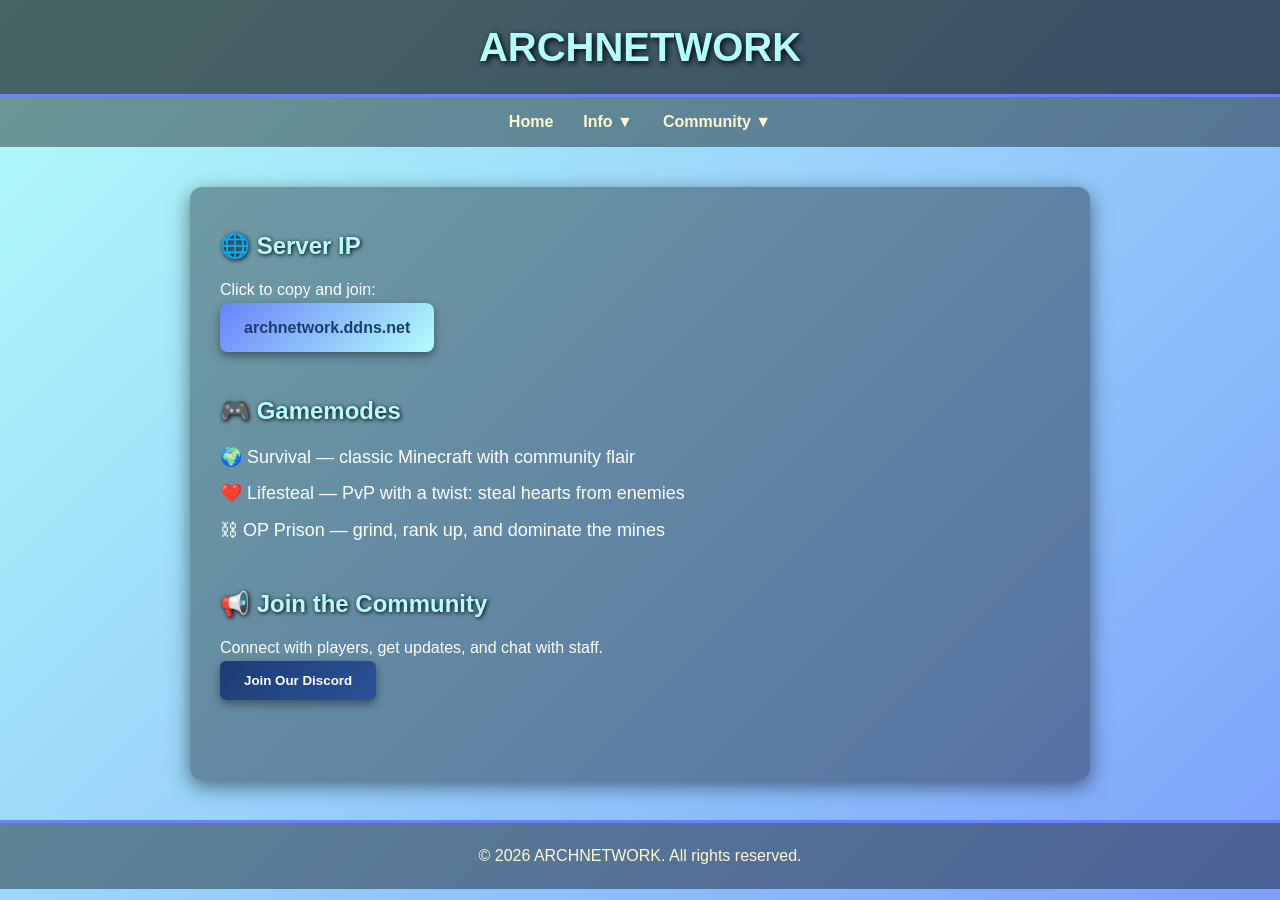
<file: index.html>
<!DOCTYPE html>
<html lang="en">
<head>
  <meta charset="UTF-8" />
  <meta name="viewport" content="width=device-width, initial-scale=1.0"/>
  <title>ARCHNETWORK - Home</title>
  <link rel="stylesheet" href="style.css" />
  <style>
    /* Top Bar */
    .topbar {
      background: rgba(0,0,0,0.6);
      padding: 15px;
      text-align: center;
      border-bottom: 3px solid #6a82fb;
      animation: fadeInDown 1s ease;
    }

    .topbar h1 {
      font-size: 40px;
      color: #b2fefa;
      text-shadow: 2px 2px 6px #000;
      margin: 0;
      animation: glowPulse 3s infinite;
    }

    /* Dropdown Nav */
    nav {
      display: flex;
      justify-content: center;
      gap: 30px;
      background: rgba(0,0,0,0.4);
      padding: 12px;
      position: sticky;
      top: 0;
      z-index: 1000;
      animation: fadeInUp 1s ease;
    }

    nav a {
      color: #fffacd;
      text-decoration: none;
      font-weight: bold;
      position: relative;
      transition: transform 0.3s ease, color 0.3s ease;
    }

    nav a:hover {
      color: #b2fefa;
      transform: translateY(-4px);
    }

    /* Dropdown container */
    .dropdown {
      position: relative;
      display: inline-block;
    }

    .dropdown-content {
      display: none;
      position: absolute;
      background: rgba(0,0,0,0.8);
      min-width: 160px;
      border-radius: 8px;
      box-shadow: 0 8px 16px rgba(0,0,0,0.5);
      animation: fadeIn 0.5s ease;
    }

    .dropdown-content a {
      color: #fff;
      padding: 12px 16px;
      text-decoration: none;
      display: block;
      transition: background 0.3s ease;
    }

    .dropdown-content a:hover {
      background: #6a82fb;
    }

    .dropdown:hover .dropdown-content {
      display: block;
    }

    /* Animations */
    @keyframes fadeInDown {
      from { opacity: 0; transform: translateY(-20px); }
      to { opacity: 1; transform: translateY(0); }
    }

    @keyframes fadeInUp {
      from { opacity: 0; transform: translateY(20px); }
      to { opacity: 1; transform: translateY(0); }
    }

    @keyframes fadeIn {
      from { opacity: 0; }
      to { opacity: 1; }
    }

    @keyframes glowPulse {
      0% { text-shadow: 0 0 10px #6a82fb; }
      50% { text-shadow: 0 0 20px #b2fefa; }
      100% { text-shadow: 0 0 10px #6a82fb; }
    }

    /* Main Content */
    main {
      max-width: 900px;
      margin: 40px auto;
      padding: 40px 30px;
      background: rgba(0,0,0,0.35);
      border-radius: 12px;
      box-shadow: 0 6px 20px rgba(0,0,0,0.5);
      animation: fadeIn 1.5s ease;
    }

    h2 {
      color: #b2fefa;
      margin-bottom: 12px;
      text-shadow: 1px 1px 4px #000;
    }

    .ip-box {
      background: linear-gradient(135deg, #6a82fb, #b2fefa);
      color: #1e3c72;
      padding: 12px 24px;
      border-radius: 8px;
      font-weight: bold;
      display: inline-block;
      cursor: pointer;
      transition: transform 0.2s ease, box-shadow 0.3s ease;
      box-shadow: 0 4px 10px rgba(0,0,0,0.4);
    }

    .ip-box:hover {
      transform: translateY(-4px);
      box-shadow: 0 6px 14px rgba(0,0,0,0.6);
    }

    button {
      background: linear-gradient(135deg, #1e3c72, #2a5298);
      color: #fff;
      border: none;
      padding: 12px 24px;
      font-weight: bold;
      border-radius: 6px;
      cursor: pointer;
      transition: transform 0.2s ease, background-color 0.3s ease, box-shadow 0.3s ease;
      box-shadow: 0 4px 10px rgba(0,0,0,0.4);
    }

    button:hover {
      background: linear-gradient(135deg, #6a82fb, #b2fefa);
      color: #1e3c72;
      transform: translateY(-4px);
      box-shadow: 0 6px 14px rgba(0,0,0,0.6);
    }

    footer {
      text-align: center;
      padding: 20px;
      background-color: rgba(0,0,0,0.4);
      color: #fffacd;
      margin-top: 40px;
      border-top: 3px solid #6a82fb;
    }
  </style>
</head>
<body>
  <!-- Server Name at Top -->
  <div class="topbar">
    <h1>ARCHNETWORK</h1>
  </div>

  <!-- Dropdown Navigation -->
  <nav>
    <a href="index.html">Home</a>
    <div class="dropdown">
      <a href="#">Info ▼</a>
      <div class="dropdown-content">
        <a href="about.html">About</a>
        <a href="rules.html">Rules</a>
        <a href="staffs.html">Staff</a>
      </div>
    </div>
    <div class="dropdown">
      <a href="#">Community ▼</a>
      <div class="dropdown-content">
        <a href="support.html">Support</a>
        <a href="forums.html">Forums</a>
        <a href="store.html">Store</a>
      </div>
    </div>
  </nav>

  <!-- Main Content -->
  <main>
    <section>
      <h2>🌐 Server IP</h2>
      <p>Click to copy and join:</p>
      <div class="ip-box" onclick="copyIP()">archnetwork.ddns.net</div>
    </section>

    <section>
      <h2>🎮 Gamemodes</h2>
      <ul>
        <li>🌍 Survival — classic Minecraft with community flair</li>
        <li>❤️ Lifesteal — PvP with a twist: steal hearts from enemies</li>
        <li>⛓ OP Prison — grind, rank up, and dominate the mines</li>
      </ul>
    </section>

    <section>
      <h2>📢 Join the Community</h2>
      <p>Connect with players, get updates, and chat with staff.</p>
      <a href="https://discord.gg/eAcG5MAj7M" target="_blank">
        <button>Join Our Discord</button>
      </a>
    </section>
  </main>

  <footer>
    <p>&copy; 2026 ARCHNETWORK. All rights reserved.</p>
  </footer>

  <script>
    function copyIP() {
      navigator.clipboard.writeText("archnetwork.ddns.net");
      alert("Server IP copied to clipboard!");
    }
  </script>
</body>
</html>
</file>
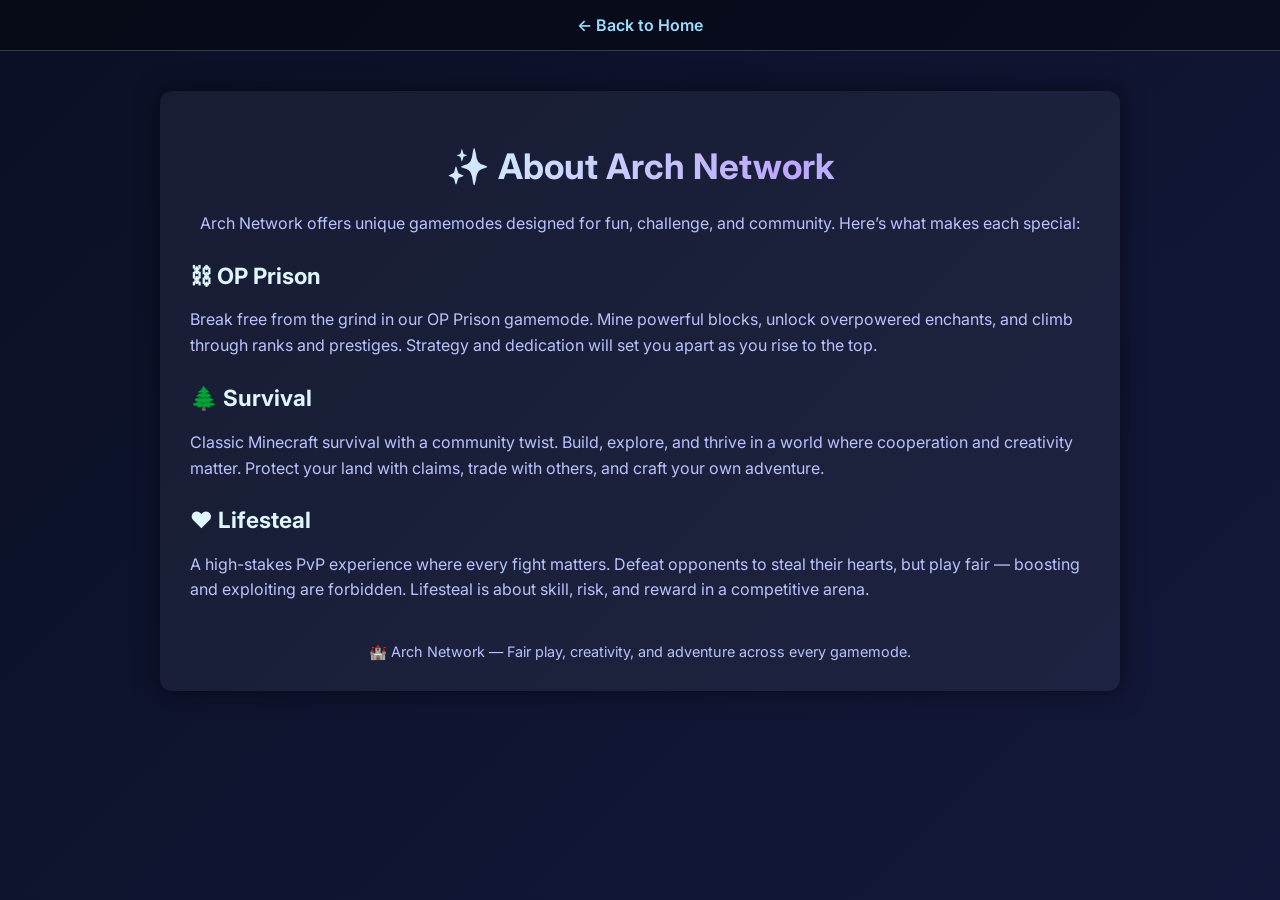
<file: about.html>
<!DOCTYPE html>
<html lang="en">
<head>
  <meta charset="UTF-8" />
  <meta name="viewport" content="width=device-width, initial-scale=1" />
  <title>Arch Network — About</title>
  <link href="https://fonts.googleapis.com/css2?family=Inter:wght@400;600;800&display=swap" rel="stylesheet">
  <style>
    body {
      margin: 0;
      font-family: 'Inter', sans-serif;
      color: #f0f4ff;
      background: linear-gradient(135deg, #0b1026, #1a1f4b, #3b1f6b);
      background-size: 400% 400%;
      animation: gradientShift 20s ease infinite;
    }
    @keyframes gradientShift {
      0% {background-position: 0% 50%;}
      50% {background-position: 100% 50%;}
      100% {background-position: 0% 50%;}
    }
    header {
      background: rgba(0,0,0,0.4);
      padding: 15px;
      text-align: center;
      border-bottom: 1px solid rgba(255,255,255,0.2);
    }
    header a {
      color: #9adfff;
      text-decoration: none;
      font-weight: 600;
    }
    main {
      max-width: 900px;
      margin: 40px auto;
      background: rgba(255,255,255,0.05);
      border-radius: 12px;
      padding: 30px;
      box-shadow: 0 0 25px rgba(0,0,0,0.5);
    }
    h1 {
      text-align: center;
      font-size: 2.2em;
      background: linear-gradient(90deg, #fff, #cfe7ff, #bfa7ff, #9adfff);
      -webkit-background-clip: text;
      -webkit-text-fill-color: transparent;
    }
    h2 {
      margin-top: 25px;
      font-size: 1.4em;
      color: #dff8ff;
    }
    p {
      color: #b9c3ff;
      line-height: 1.6;
    }
    footer {
      text-align: center;
      margin-top: 40px;
      font-size: 0.9em;
      color: #b9c3ff;
    }
  </style>
</head>
<body>
  <header>
    <a href="index.html">← Back to Home</a>
  </header>

  <main>
    <h1>✨ About Arch Network</h1>
    <p style="text-align:center;">Arch Network offers unique gamemodes designed for fun, challenge, and community. Here’s what makes each special:</p>

    <h2>⛓ OP Prison</h2>
    <p>Break free from the grind in our OP Prison gamemode. Mine powerful blocks, unlock overpowered enchants, and climb through ranks and prestiges. Strategy and dedication will set you apart as you rise to the top.</p>

    <h2>🌲 Survival</h2>
    <p>Classic Minecraft survival with a community twist. Build, explore, and thrive in a world where cooperation and creativity matter. Protect your land with claims, trade with others, and craft your own adventure.</p>

    <h2>❤️ Lifesteal</h2>
    <p>A high-stakes PvP experience where every fight matters. Defeat opponents to steal their hearts, but play fair — boosting and exploiting are forbidden. Lifesteal is about skill, risk, and reward in a competitive arena.</p>

    <footer>
      🏰 Arch Network — Fair play, creativity, and adventure across every gamemode.
    </footer>
  </main>
</body>
</html>
</file>
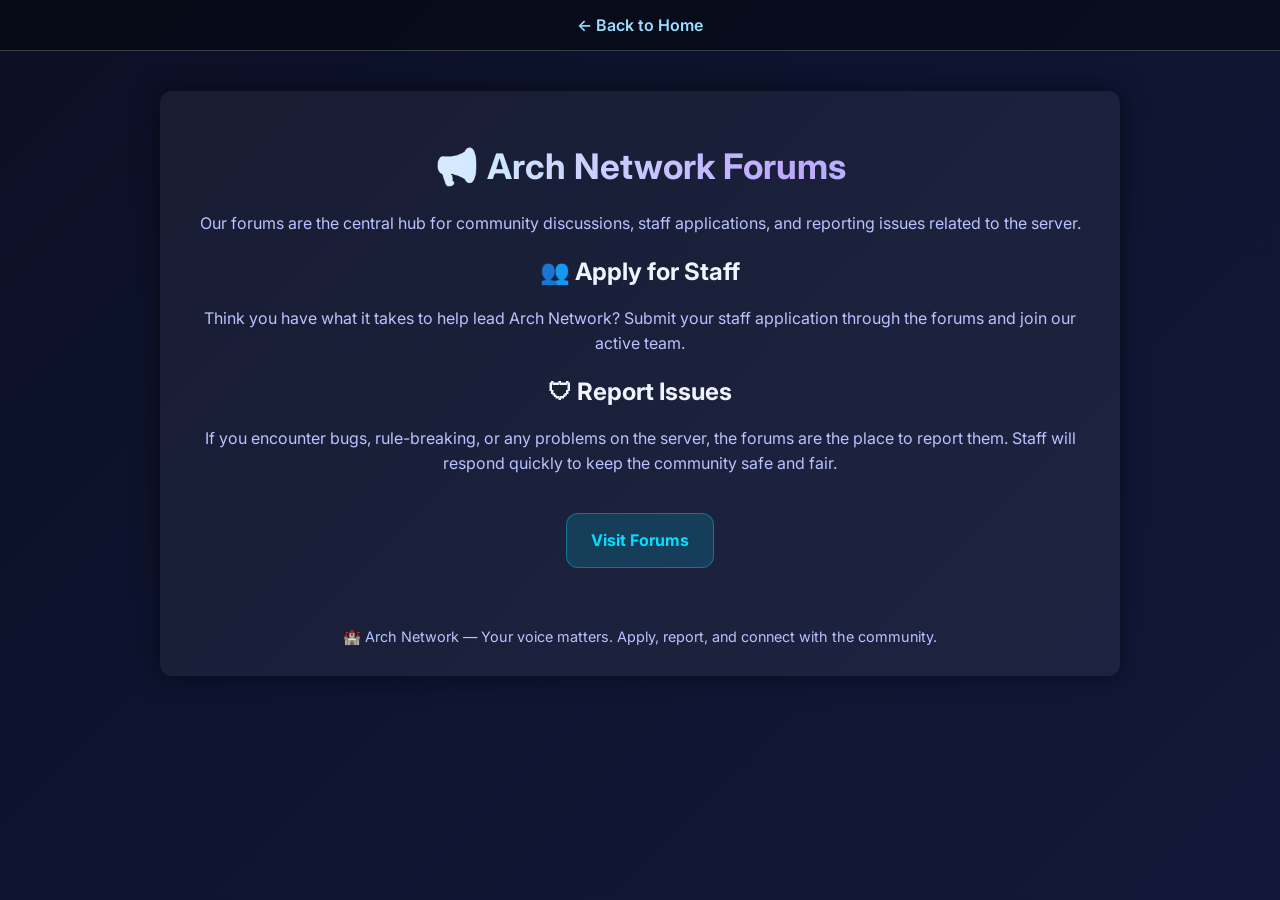
<file: forums.html>
<!DOCTYPE html>
<html lang="en">
<head>
  <meta charset="UTF-8" />
  <meta name="viewport" content="width=device-width, initial-scale=1" />
  <title>Arch Network — Forums</title>
  <link href="https://fonts.googleapis.com/css2?family=Inter:wght@400;600;800&display=swap" rel="stylesheet">
  <style>
    body {
      margin: 0;
      font-family: 'Inter', sans-serif;
      color: #f0f4ff;
      background: linear-gradient(135deg, #0b1026, #1a1f4b, #3b1f6b);
      background-size: 400% 400%;
      animation: gradientShift 20s ease infinite;
    }
    @keyframes gradientShift {
      0% {background-position: 0% 50%;}
      50% {background-position: 100% 50%;}
      100% {background-position: 0% 50%;}
    }
    header {
      background: rgba(0,0,0,0.4);
      padding: 15px;
      text-align: center;
      border-bottom: 1px solid rgba(255,255,255,0.2);
    }
    header a {
      color: #9adfff;
      text-decoration: none;
      font-weight: 600;
    }
    main {
      max-width: 900px;
      margin: 40px auto;
      background: rgba(255,255,255,0.05);
      border-radius: 12px;
      padding: 30px;
      box-shadow: 0 0 25px rgba(0,0,0,0.5);
      text-align: center;
    }
    h1 {
      font-size: 2.2em;
      background: linear-gradient(90deg, #fff, #cfe7ff, #bfa7ff, #9adfff);
      -webkit-background-clip: text;
      -webkit-text-fill-color: transparent;
    }
    p {
      color: #b9c3ff;
      line-height: 1.6;
    }
    .forum-link {
      display: inline-block;
      margin: 20px 0;
      padding: 14px 24px;
      background: rgba(0,224,255,0.15);
      border: 1px solid rgba(0,224,255,0.35);
      border-radius: 12px;
      color: #00e0ff;
      font-weight: 700;
      text-decoration: none;
      transition: transform 0.2s ease, background 0.2s ease;
    }
    .forum-link:hover {
      background: rgba(0,224,255,0.25);
      transform: translateY(-2px);
    }
    footer {
      margin-top: 40px;
      font-size: 0.9em;
      color: #b9c3ff;
    }
  </style>
</head>
<body>
  <header>
    <a href="index.html">← Back to Home</a>
  </header>

  <main>
    <h1>📢 Arch Network Forums</h1>
    <p>Our forums are the central hub for community discussions, staff applications, and reporting issues related to the server.</p>

    <h2>👥 Apply for Staff</h2>
    <p>Think you have what it takes to help lead Arch Network? Submit your staff application through the forums and join our active team.</p>

    <h2>🛡 Report Issues</h2>
    <p>If you encounter bugs, rule-breaking, or any problems on the server, the forums are the place to report them. Staff will respond quickly to keep the community safe and fair.</p>

    <p>
      <a class="forum-link" href="https://archnetwork.forumotion.me" target="_blank">Visit Forums</a>
    </p>

    <footer>
      🏰 Arch Network — Your voice matters. Apply, report, and connect with the community.
    </footer>
  </main>
</body>
</html>
</file>
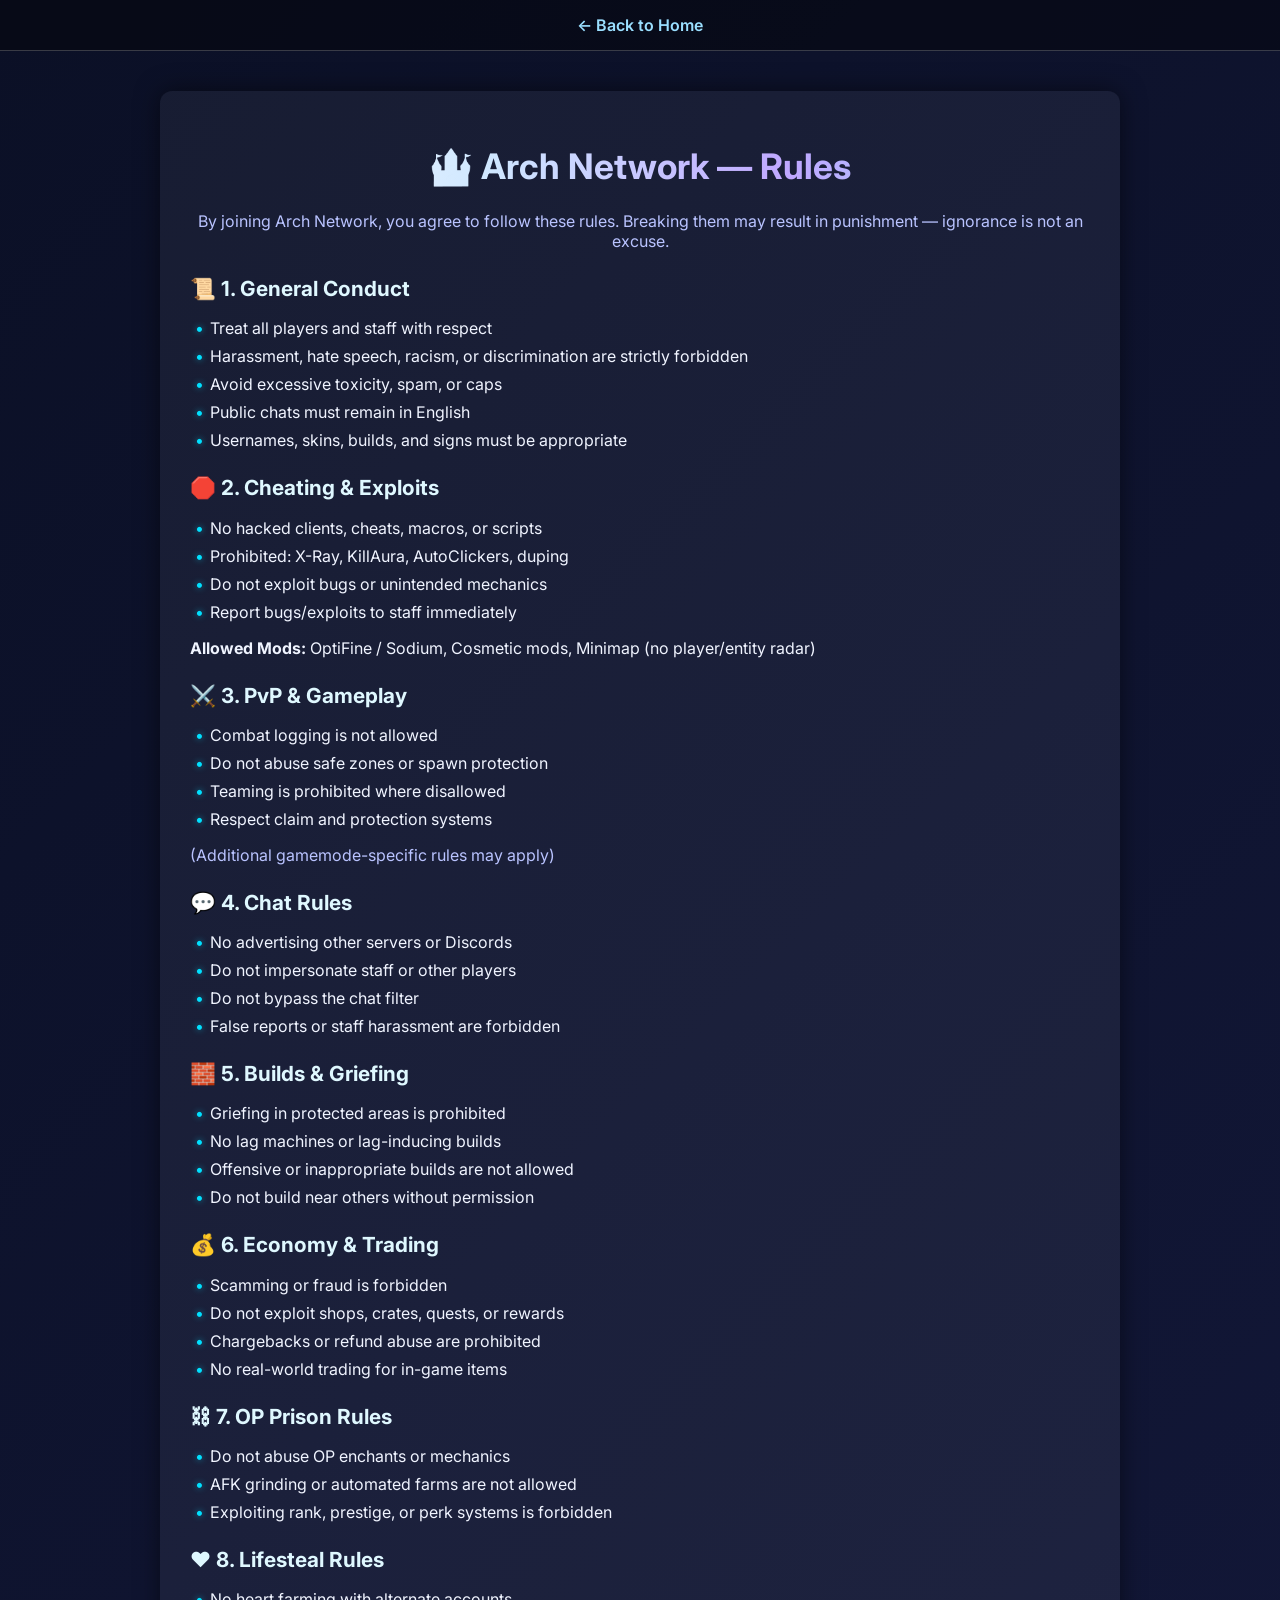
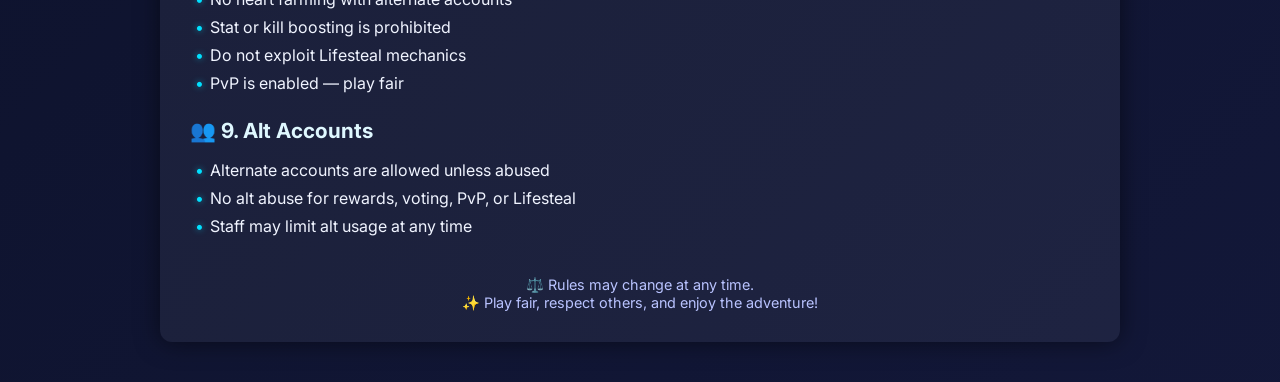
<file: rules.html>
<!DOCTYPE html>
<html lang="en">
<head>
  <meta charset="UTF-8" />
  <meta name="viewport" content="width=device-width, initial-scale=1" />
  <title>Arch Network — Rules</title>
  <link href="https://fonts.googleapis.com/css2?family=Inter:wght@400;600;800&display=swap" rel="stylesheet">
  <style>
    body {
      margin: 0;
      font-family: 'Inter', sans-serif;
      color: #f0f4ff;
      background: linear-gradient(135deg, #0b1026, #1a1f4b, #3b1f6b);
      background-size: 400% 400%;
      animation: gradientShift 20s ease infinite;
    }
    @keyframes gradientShift {
      0% {background-position: 0% 50%;}
      50% {background-position: 100% 50%;}
      100% {background-position: 0% 50%;}
    }
    header {
      background: rgba(0,0,0,0.4);
      padding: 15px;
      text-align: center;
      border-bottom: 1px solid rgba(255,255,255,0.2);
    }
    header a {
      color: #9adfff;
      text-decoration: none;
      font-weight: 600;
    }
    main {
      max-width: 900px;
      margin: 40px auto;
      background: rgba(255,255,255,0.05);
      border-radius: 12px;
      padding: 30px;
      box-shadow: 0 0 25px rgba(0,0,0,0.5);
    }
    h1 {
      text-align: center;
      font-size: 2.2em;
      background: linear-gradient(90deg, #fff, #cfe7ff, #bfa7ff, #9adfff);
      -webkit-background-clip: text;
      -webkit-text-fill-color: transparent;
    }
    h2 {
      margin-top: 25px;
      font-size: 1.3em;
      color: #dff8ff;
    }
    ul {
      list-style: none;
      padding-left: 20px;
    }
    ul li {
      margin: 8px 0;
      position: relative;
    }
    ul li::before {
      content: "•";
      position: absolute;
      left: -15px;
      color: #00e0ff;
      text-shadow: 0 0 6px rgba(0,224,255,0.6);
    }
    footer {
      text-align: center;
      margin-top: 40px;
      font-size: 0.9em;
      color: #b9c3ff;
    }
  </style>
</head>
<body>
  <header>
    <a href="index.html">← Back to Home</a>
  </header>

  <main>
    <h1>🏰 Arch Network — Rules</h1>
    <p style="text-align:center; color:#b9c3ff;">By joining Arch Network, you agree to follow these rules. Breaking them may result in punishment — ignorance is not an excuse.</p>

    <h2>📜 1. General Conduct</h2>
    <ul>
      <li>Treat all players and staff with respect</li>
      <li>Harassment, hate speech, racism, or discrimination are strictly forbidden</li>
      <li>Avoid excessive toxicity, spam, or caps</li>
      <li>Public chats must remain in English</li>
      <li>Usernames, skins, builds, and signs must be appropriate</li>
    </ul>

    <h2>🛑 2. Cheating & Exploits</h2>
    <ul>
      <li>No hacked clients, cheats, macros, or scripts</li>
      <li>Prohibited: X-Ray, KillAura, AutoClickers, duping</li>
      <li>Do not exploit bugs or unintended mechanics</li>
      <li>Report bugs/exploits to staff immediately</li>
    </ul>
    <p><strong>Allowed Mods:</strong> OptiFine / Sodium, Cosmetic mods, Minimap (no player/entity radar)</p>

    <h2>⚔️ 3. PvP & Gameplay</h2>
    <ul>
      <li>Combat logging is not allowed</li>
      <li>Do not abuse safe zones or spawn protection</li>
      <li>Teaming is prohibited where disallowed</li>
      <li>Respect claim and protection systems</li>
    </ul>
    <p style="color:#b9c3ff;">(Additional gamemode-specific rules may apply)</p>

    <h2>💬 4. Chat Rules</h2>
    <ul>
      <li>No advertising other servers or Discords</li>
      <li>Do not impersonate staff or other players</li>
      <li>Do not bypass the chat filter</li>
      <li>False reports or staff harassment are forbidden</li>
    </ul>

    <h2>🧱 5. Builds & Griefing</h2>
    <ul>
      <li>Griefing in protected areas is prohibited</li>
      <li>No lag machines or lag-inducing builds</li>
      <li>Offensive or inappropriate builds are not allowed</li>
      <li>Do not build near others without permission</li>
    </ul>

    <h2>💰 6. Economy & Trading</h2>
    <ul>
      <li>Scamming or fraud is forbidden</li>
      <li>Do not exploit shops, crates, quests, or rewards</li>
      <li>Chargebacks or refund abuse are prohibited</li>
      <li>No real-world trading for in-game items</li>
    </ul>

    <h2>⛓ 7. OP Prison Rules</h2>
    <ul>
      <li>Do not abuse OP enchants or mechanics</li>
      <li>AFK grinding or automated farms are not allowed</li>
      <li>Exploiting rank, prestige, or perk systems is forbidden</li>
    </ul>

    <h2>❤️ 8. Lifesteal Rules</h2>
    <ul>
      <li>No heart farming with alternate accounts</li>
      <li>Stat or kill boosting is prohibited</li>
      <li>Do not exploit Lifesteal mechanics</li>
      <li>PvP is enabled — play fair</li>
    </ul>

    <h2>👥 9. Alt Accounts</h2>
    <ul>
      <li>Alternate accounts are allowed unless abused</li>
      <li>No alt abuse for rewards, voting, PvP, or Lifesteal</li>
      <li>Staff may limit alt usage at any time</li>
    </ul>

    <footer>
      ⚖️ Rules may change at any time.<br>
      ✨ Play fair, respect others, and enjoy the adventure!
    </footer>
  </main>
</body>
</html>
</file>
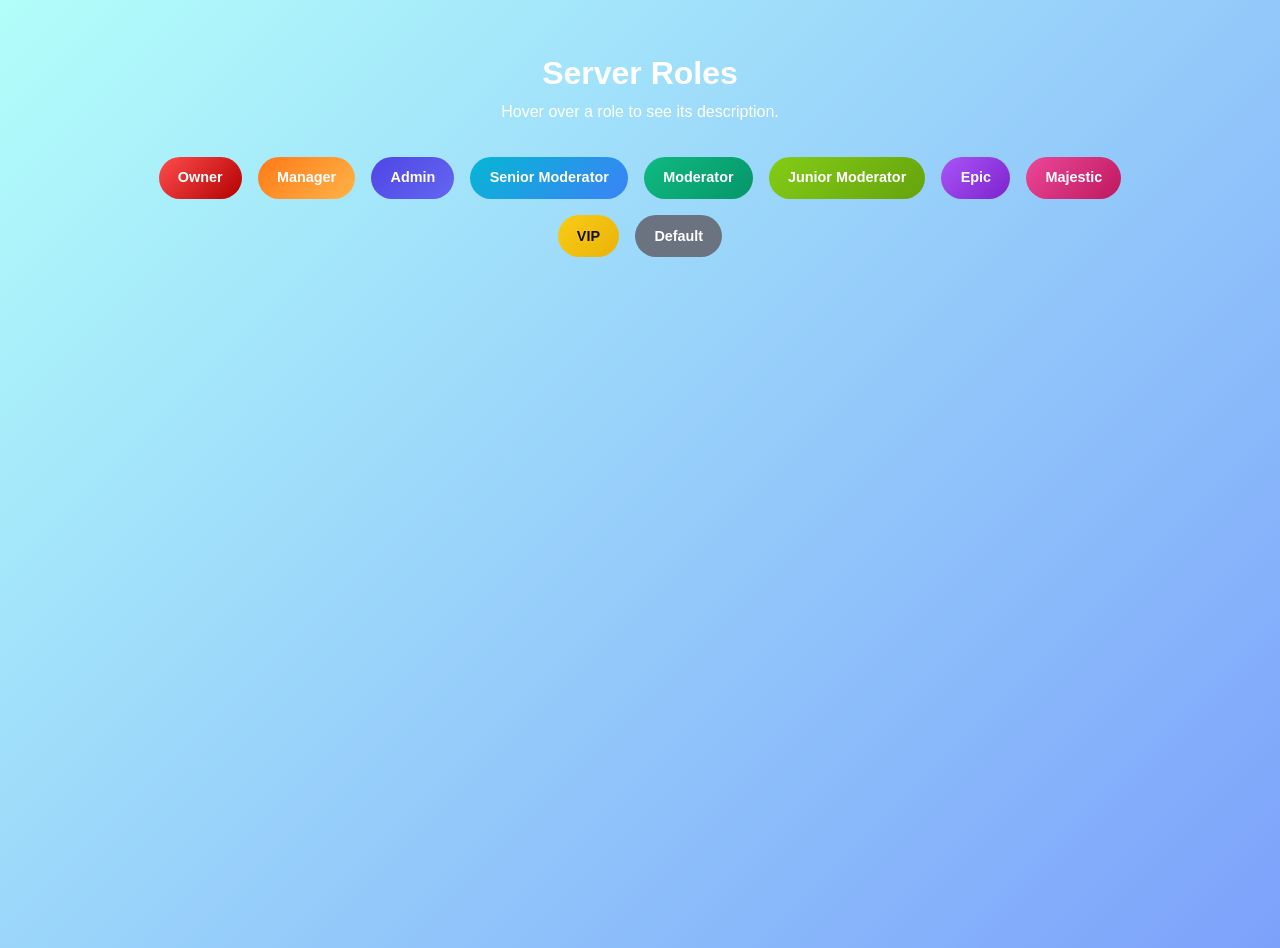
<file: staffs.html>
<!DOCTYPE html>
<html lang="en">
<head>
  <meta charset="UTF-8" />
  <meta name="viewport" content="width=device-width, initial-scale=1.0" />
  <title>Roles</title>
  <link rel="stylesheet" href="style.css" />
  <style>
    /* =========================================
       Roles Page Specific Styling
    ========================================= */

    .roles-wrapper {
      max-width: 1000px;
      margin: 3rem auto;
      text-align: center;
    }

    .roles-grid {
      display: flex;
      flex-wrap: wrap;
      justify-content: center;
      gap: 1rem;
      margin-top: 2rem;
    }

    .role-badge {
      position: relative;
      padding: 0.6rem 1.2rem;
      border-radius: 999px;
      font-weight: 600;
      cursor: pointer;
      transition: transform 200ms ease, box-shadow 200ms ease;
      color: white;
      font-size: 0.9rem;
    }

    .role-badge:hover {
      transform: translateY(-4px);
      box-shadow: 0 10px 25px rgba(0, 0, 0, 0.15);
    }

    /* Tooltip */
    .role-badge::after {
      content: attr(data-description);
      position: absolute;
      bottom: 130%;
      left: 50%;
      transform: translateX(-50%);
      background: #111827;
      color: white;
      padding: 0.6rem 0.8rem;
      border-radius: 8px;
      width: 220px;
      font-size: 0.8rem;
      opacity: 0;
      pointer-events: none;
      transition: opacity 200ms ease, transform 200ms ease;
    }

    .role-badge:hover::after {
      opacity: 1;
      transform: translateX(-50%) translateY(-6px);
    }

    /* Role Colors */

    .owner { background: linear-gradient(135deg, #ff4d4d, #b30000); }
    .manager { background: linear-gradient(135deg, #ff7a18, #ffb347); }
    .admin { background: linear-gradient(135deg, #4f46e5, #6366f1); }
    .senior-mod { background: linear-gradient(135deg, #06b6d4, #3b82f6); }
    .mod { background: linear-gradient(135deg, #10b981, #059669); }
    .junior-mod { background: linear-gradient(135deg, #84cc16, #65a30d); }

    .epic { background: linear-gradient(135deg, #a855f7, #7e22ce); }
    .majestic { background: linear-gradient(135deg, #ec4899, #be185d); }
    .vip { background: linear-gradient(135deg, #facc15, #eab308); color: #111; }
    .default { background: #6b7280; }

  </style>
</head>
<body>

  <div class="roles-wrapper">
    <h1>Server Roles</h1>
    <p>Hover over a role to see its description.</p>

    <div class="roles-grid">

      <!-- Staff Roles -->
      <div class="role-badge owner"
        data-description="Owner of the server. Full control over everything. Assists all staff members.">
        Owner
      </div>

      <div class="role-badge manager"
        data-description="Manages server operations and staff coordination. Staff assist each other.">
        Manager
      </div>

      <div class="role-badge admin"
        data-description="Handles administrative tasks, moderation, and enforcement. Staff assist each other.">
        Admin
      </div>

      <div class="role-badge senior-mod"
        data-description="Experienced moderator overseeing moderation team. Staff assist each other.">
        Senior Moderator
      </div>

      <div class="role-badge mod"
        data-description="Ensures rules are followed and assists members. Staff assist each other.">
        Moderator
      </div>

      <div class="role-badge junior-mod"
        data-description="Entry-level moderator learning moderation responsibilities. Staff assist each other.">
        Junior Moderator
      </div>

      <!-- Member Roles -->
      <div class="role-badge epic"
        data-description="Premium member with exclusive perks and cosmetic benefits.">
        Epic
      </div>

      <div class="role-badge majestic"
        data-description="High-tier premium member with enhanced perks.">
        Majestic
      </div>

      <div class="role-badge vip"
        data-description="VIP member with special chat color and minor perks.">
        VIP
      </div>

      <div class="role-badge default"
        data-description="Standard member role with basic access.">
        Default
      </div>

    </div>
  </div>

</body>
        </html>
</file>
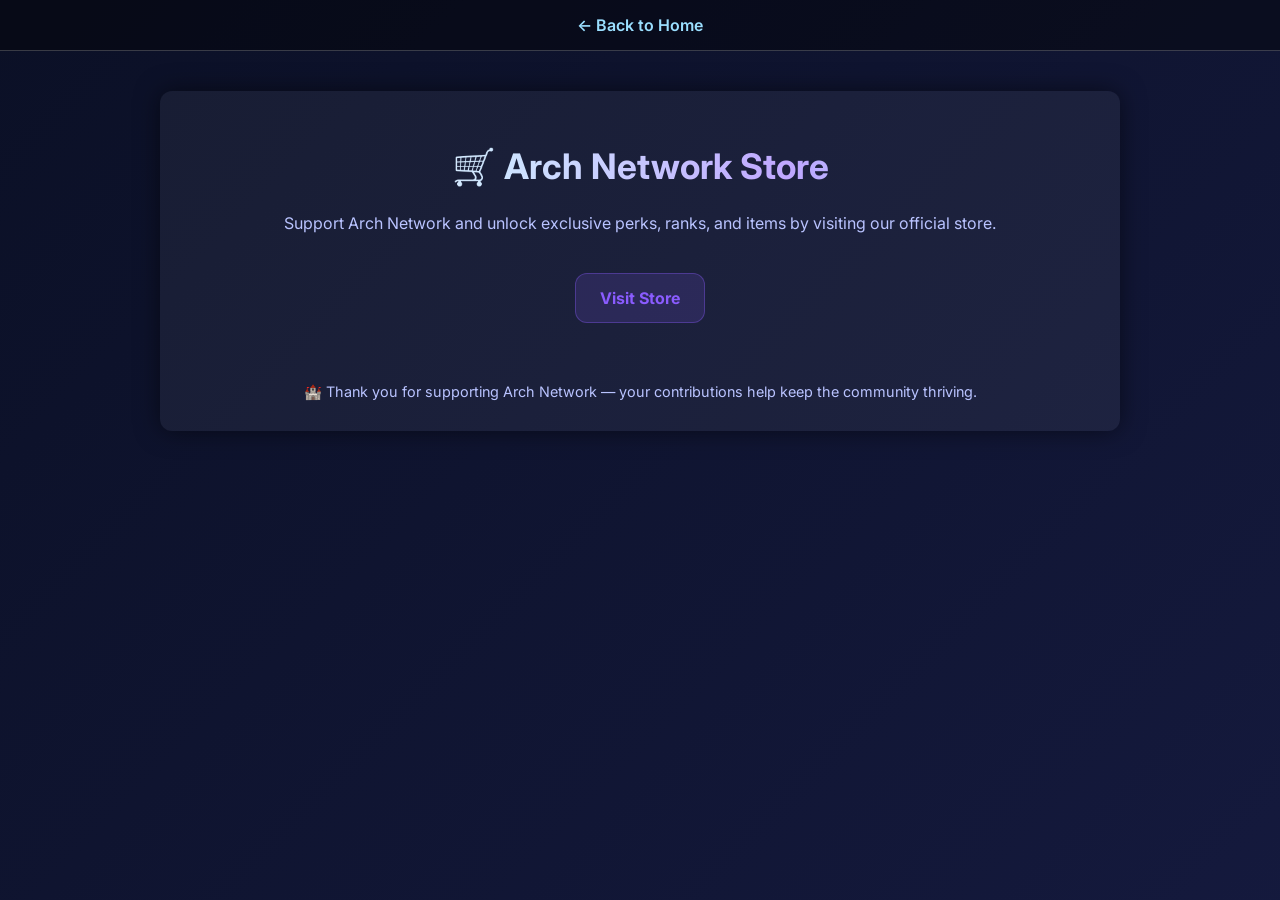
<file: store.html>
<!DOCTYPE html>
<html lang="en">
<head>
  <meta charset="UTF-8" />
  <meta name="viewport" content="width=device-width, initial-scale=1" />
  <title>Arch Network — Store</title>
  <link href="https://fonts.googleapis.com/css2?family=Inter:wght@400;600;800&display=swap" rel="stylesheet">
  <style>
    body {
      margin: 0;
      font-family: 'Inter', sans-serif;
      color: #f0f4ff;
      background: linear-gradient(135deg, #0b1026, #1a1f4b, #3b1f6b);
      background-size: 400% 400%;
      animation: gradientShift 20s ease infinite;
    }
    @keyframes gradientShift {
      0% {background-position: 0% 50%;}
      50% {background-position: 100% 50%;}
      100% {background-position: 0% 50%;}
    }
    header {
      background: rgba(0,0,0,0.4);
      padding: 15px;
      text-align: center;
      border-bottom: 1px solid rgba(255,255,255,0.2);
    }
    header a {
      color: #9adfff;
      text-decoration: none;
      font-weight: 600;
    }
    main {
      max-width: 900px;
      margin: 40px auto;
      background: rgba(255,255,255,0.05);
      border-radius: 12px;
      padding: 30px;
      box-shadow: 0 0 25px rgba(0,0,0,0.5);
      text-align: center;
    }
    h1 {
      font-size: 2.2em;
      background: linear-gradient(90deg, #fff, #cfe7ff, #bfa7ff, #9adfff);
      -webkit-background-clip: text;
      -webkit-text-fill-color: transparent;
    }
    p {
      color: #b9c3ff;
      line-height: 1.6;
    }
    .store-link {
      display: inline-block;
      margin: 20px 0;
      padding: 14px 24px;
      background: rgba(138,92,255,0.15);
      border: 1px solid rgba(138,92,255,0.35);
      border-radius: 12px;
      color: #8a5cff;
      font-weight: 700;
      text-decoration: none;
      transition: transform 0.2s ease, background 0.2s ease;
    }
    .store-link:hover {
      background: rgba(138,92,255,0.25);
      transform: translateY(-2px);
    }
    footer {
      margin-top: 40px;
      font-size: 0.9em;
      color: #b9c3ff;
    }
  </style>
</head>
<body>
  <header>
    <a href="index.html">← Back to Home</a>
  </header>

  <main>
    <h1>🛒 Arch Network Store</h1>
    <p>Support Arch Network and unlock exclusive perks, ranks, and items by visiting our official store.</p>
    <a class="store-link" href="https://archnetwork.base44.app/Store" target="_blank">Visit Store</a>
    <footer>
      🏰 Thank you for supporting Arch Network — your contributions help keep the community thriving.
    </footer>
  </main>
</body>
</html>
</file>
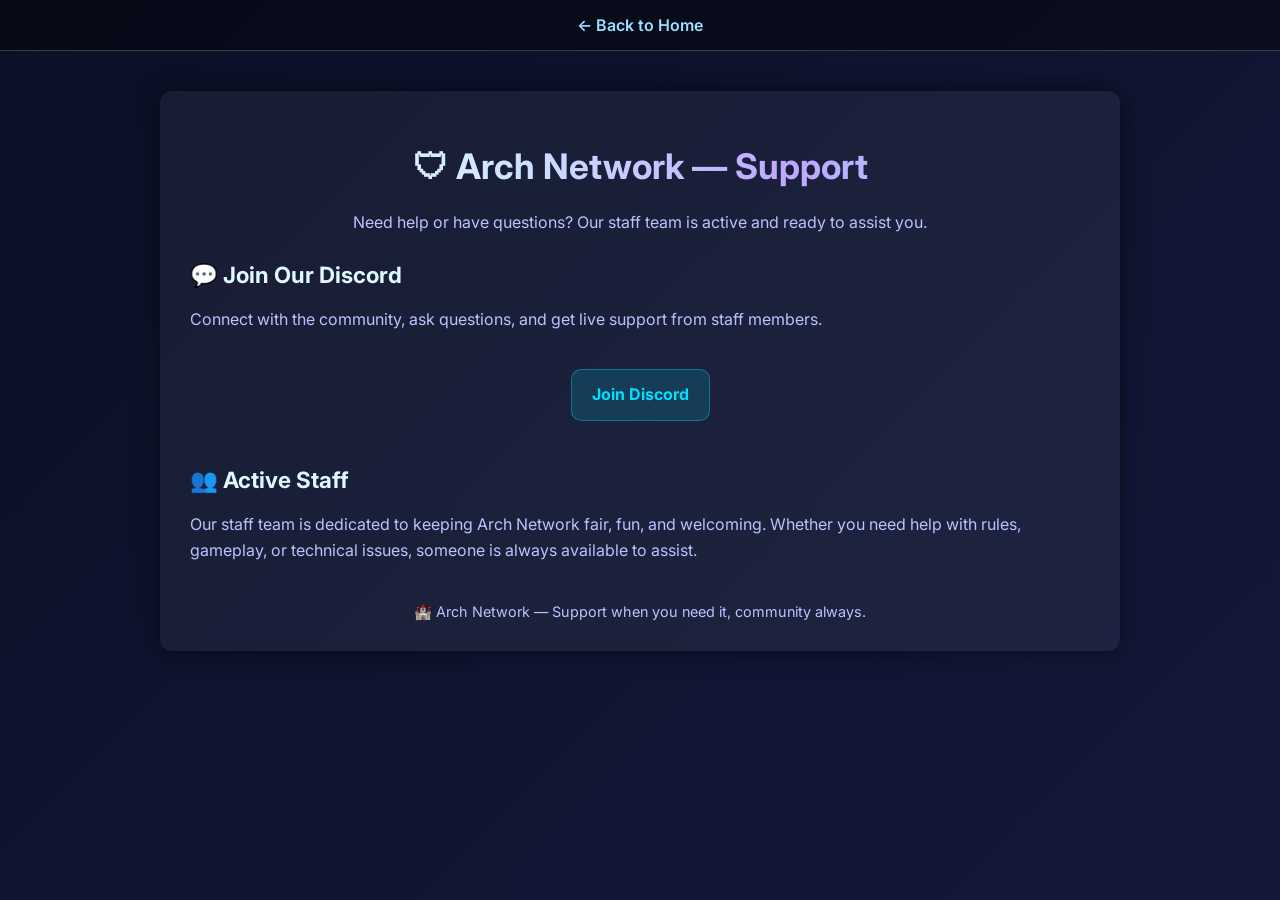
<file: support.html>
<!DOCTYPE html>
<html lang="en">
<head>
  <meta charset="UTF-8" />
  <meta name="viewport" content="width=device-width, initial-scale=1" />
  <title>Arch Network — Support</title>
  <link href="https://fonts.googleapis.com/css2?family=Inter:wght@400;600;800&display=swap" rel="stylesheet">
  <style>
    body {
      margin: 0;
      font-family: 'Inter', sans-serif;
      color: #f0f4ff;
      background: linear-gradient(135deg, #0b1026, #1a1f4b, #3b1f6b);
      background-size: 400% 400%;
      animation: gradientShift 20s ease infinite;
    }
    @keyframes gradientShift {
      0% {background-position: 0% 50%;}
      50% {background-position: 100% 50%;}
      100% {background-position: 0% 50%;}
    }
    header {
      background: rgba(0,0,0,0.4);
      padding: 15px;
      text-align: center;
      border-bottom: 1px solid rgba(255,255,255,0.2);
    }
    header a {
      color: #9adfff;
      text-decoration: none;
      font-weight: 600;
    }
    main {
      max-width: 900px;
      margin: 40px auto;
      background: rgba(255,255,255,0.05);
      border-radius: 12px;
      padding: 30px;
      box-shadow: 0 0 25px rgba(0,0,0,0.5);
    }
    h1 {
      text-align: center;
      font-size: 2.2em;
      background: linear-gradient(90deg, #fff, #cfe7ff, #bfa7ff, #9adfff);
      -webkit-background-clip: text;
      -webkit-text-fill-color: transparent;
    }
    h2 {
      margin-top: 25px;
      font-size: 1.4em;
      color: #dff8ff;
    }
    p {
      color: #b9c3ff;
      line-height: 1.6;
    }
    .discord-link {
      display: inline-block;
      margin: 20px 0;
      padding: 12px 20px;
      background: rgba(0,224,255,0.15);
      border: 1px solid rgba(0,224,255,0.35);
      border-radius: 10px;
      color: #00e0ff;
      font-weight: 700;
      text-decoration: none;
      transition: transform 0.2s ease, background 0.2s ease;
    }
    .discord-link:hover {
      background: rgba(0,224,255,0.25);
      transform: translateY(-2px);
    }
    footer {
      text-align: center;
      margin-top: 40px;
      font-size: 0.9em;
      color: #b9c3ff;
    }
  </style>
</head>
<body>
  <header>
    <a href="index.html">← Back to Home</a>
  </header>

  <main>
    <h1>🛡 Arch Network — Support</h1>
    <p style="text-align:center;">Need help or have questions? Our staff team is active and ready to assist you.</p>

    <h2>💬 Join Our Discord</h2>
    <p>Connect with the community, ask questions, and get live support from staff members.</p>
    <p style="text-align:center;">
      <a class="discord-link" href="https://discord.gg/eAcG5MAj7M" target="_blank">Join Discord</a>
    </p>

    <h2>👥 Active Staff</h2>
    <p>Our staff team is dedicated to keeping Arch Network fair, fun, and welcoming. Whether you need help with rules, gameplay, or technical issues, someone is always available to assist.</p>

    <footer>
      🏰 Arch Network — Support when you need it, community always.
    </footer>
  </main>
</body>
</html>
</file>
<file: style.css>
/* Reset */
* {
  margin: 0;
  padding: 0;
  box-sizing: border-box;
}

/* Body with soft blue gradient */
body {
  font-family: 'Segoe UI', Arial, sans-serif;
  background: linear-gradient(-45deg, #1e3c72, #2a5298, #6a82fb, #b2fefa);
  background-size: 400% 400%;
  animation: gradientShift 20s ease infinite;
  color: #fff;
  line-height: 1.6;
  min-height: 100vh;
}

/* Gradient animation */
@keyframes gradientShift {
  0% { background-position: 0% 50%; }
  50% { background-position: 100% 50%; }
  100% { background-position: 0% 50%; }
}

/* Header */
header {
  text-align: center;
  padding: 50px 20px;
  background: rgba(0,0,0,0.3);
  border-bottom: 3px solid #6a82fb;
}

header h1 {
  font-size: 48px;
  margin-bottom: 10px;
  color: #b2fefa;
  text-shadow: 2px 2px 6px #000;
}

header p {
  font-size: 20px;
  color: #e0f7fa;
}

/* Navigation */
nav {
  background-color: rgba(0,0,0,0.4);
  display: flex;
  justify-content: center;
  gap: 20px;
  padding: 12px;
}

nav a {
  color: #fffacd;
  text-decoration: none;
  font-weight: bold;
  transition: transform 0.2s ease, color 0.3s ease;
}

nav a:hover {
  color: #b2fefa;
  transform: translateY(-4px); /* jump effect */
}

/* Main content */
main {
  max-width: 900px;
  margin: 40px auto;
  padding: 40px 30px;
  background: rgba(0,0,0,0.35);
  border-radius: 12px;
  box-shadow: 0 6px 20px rgba(0,0,0,0.5);
}

section {
  margin-bottom: 40px;
}

h2 {
  color: #b2fefa;
  margin-bottom: 12px;
  text-shadow: 1px 1px 4px #000;
}

/* Lists */
ul {
  list-style: none;
  padding-left: 0;
}

li {
  font-size: 18px;
  margin-bottom: 8px;
}

/* IP Box */
.ip-box {
  background: linear-gradient(135deg, #6a82fb, #b2fefa);
  color: #1e3c72;
  padding: 12px 24px;
  border-radius: 8px;
  font-weight: bold;
  display: inline-block;
  cursor: pointer;
  transition: transform 0.2s ease, box-shadow 0.3s ease;
  box-shadow: 0 4px 10px rgba(0,0,0,0.4);
}

.ip-box:hover {
  transform: translateY(-4px);
  box-shadow: 0 6px 14px rgba(0,0,0,0.6);
}

/* Buttons */
button, .store-button, .discord-login {
  background: linear-gradient(135deg, #1e3c72, #2a5298);
  color: #fff;
  border: none;
  padding: 12px 24px;
  font-weight: bold;
  border-radius: 6px;
  cursor: pointer;
  transition: transform 0.2s ease, background-color 0.3s ease, box-shadow 0.3s ease;
  box-shadow: 0 4px 10px rgba(0,0,0,0.4);
}

button:hover, .store-button:hover, .discord-login:hover {
  background: linear-gradient(135deg, #6a82fb, #b2fefa);
  color: #1e3c72;
  transform: translateY(-4px);
  box-shadow: 0 6px 14px rgba(0,0,0,0.6);
}

/* Footer */
footer {
  text-align: center;
  padding: 20px;
  background-color: rgba(0,0,0,0.4);
  color: #fffacd;
  margin-top: 40px;
  border-top: 3px solid #6a82fb;
}
</file>
